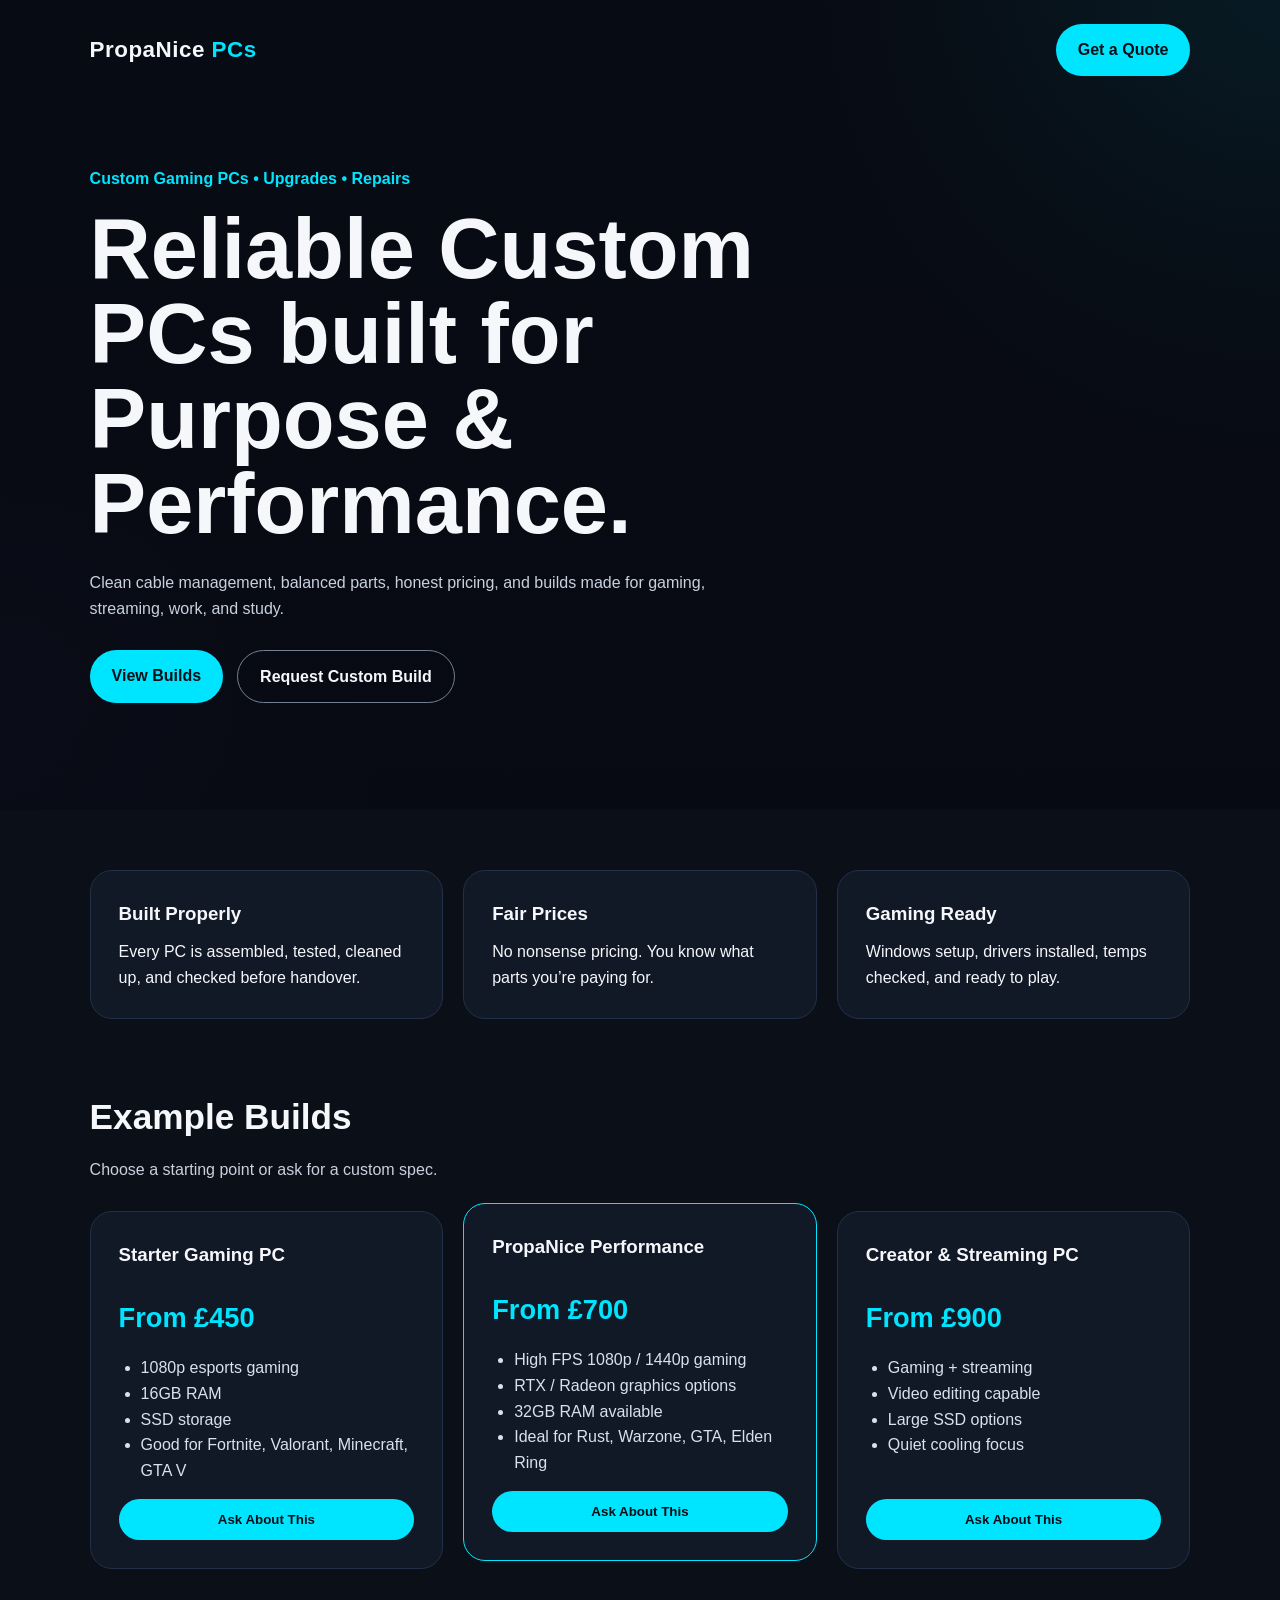
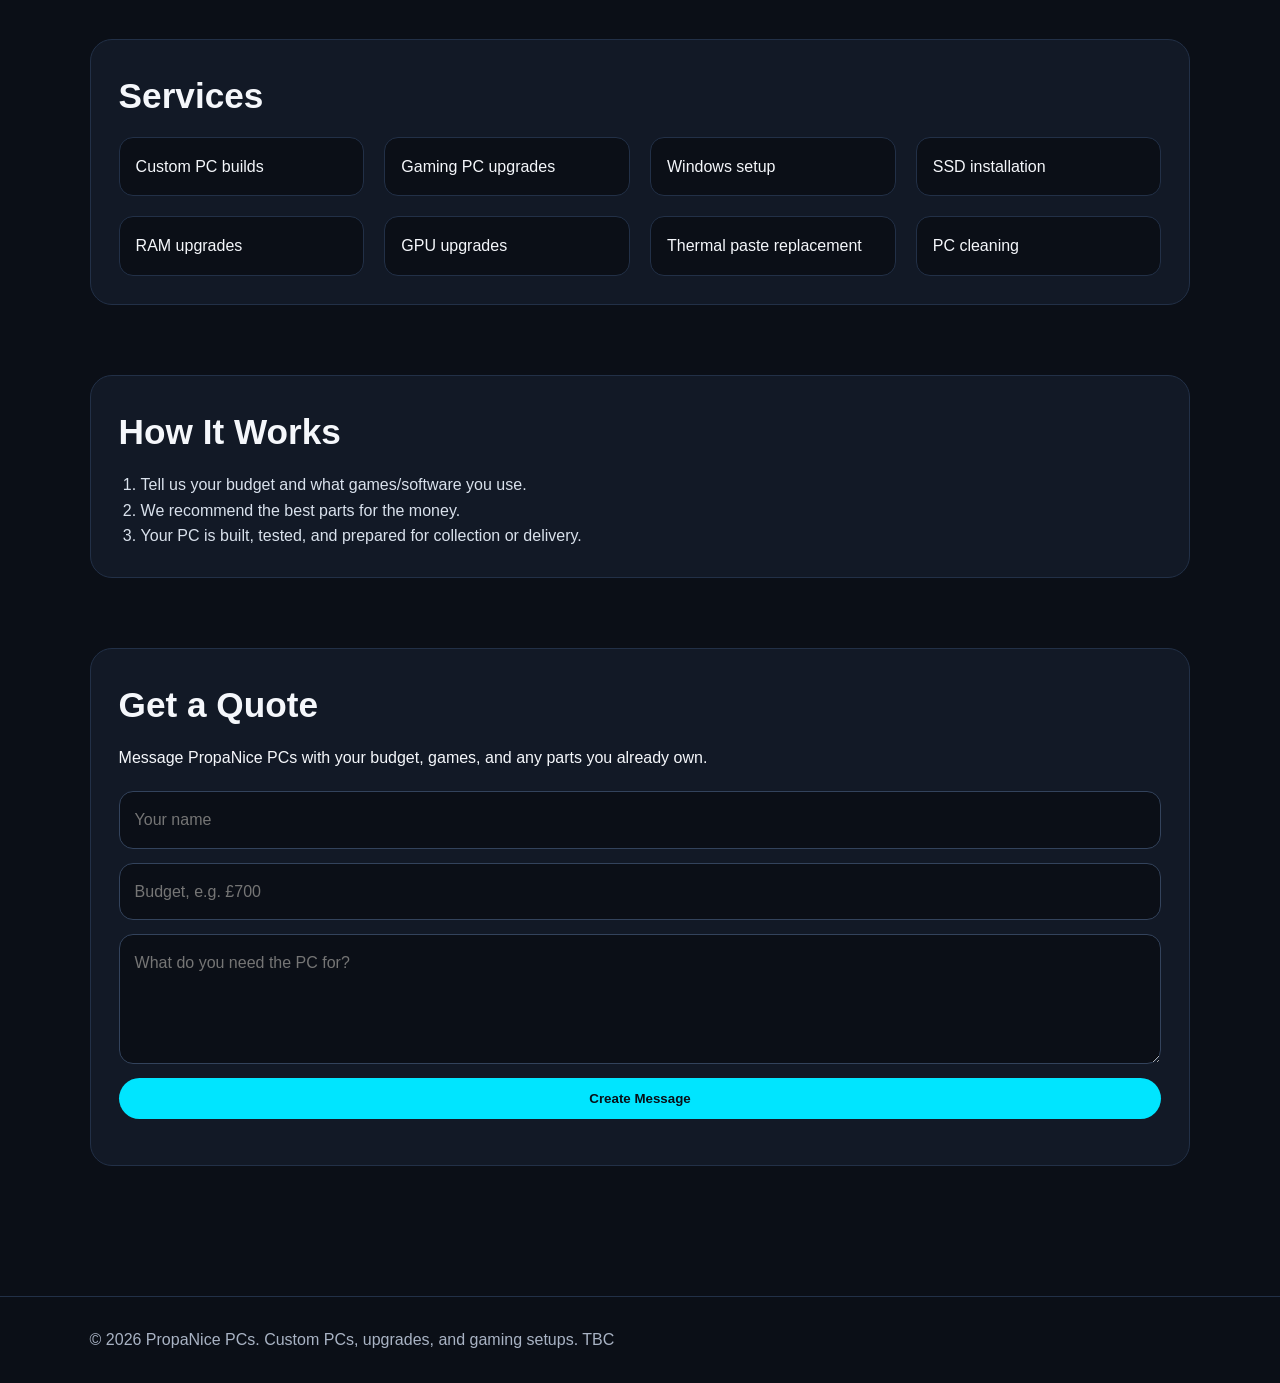
<file: index.html>
<!DOCTYPE html>
<html lang="en">
<head>
  <meta charset="UTF-8" />
  <meta name="viewport" content="width=device-width, initial-scale=1.0" />
  <title>PropaNice PCs | Custom Gaming PCs</title>
  <link rel="stylesheet" href="style.css" />
</head>
<body>
  <header class="hero">
    <nav>
      <div class="logo">PropaNice <span>PCs</span></div>
      <a href="#contact" class="nav-btn">Get a Quote</a>
    </nav>

    <section class="hero-content">
      <p class="tag">Custom Gaming PCs • Upgrades • Repairs</p>
      <h1>Reliable Custom PCs built for Purpose & Performance.</h1>
      <p class="sub">
        Clean cable management, balanced parts, honest pricing, and builds made for gaming, streaming, work, and study.
      </p>
      <div class="hero-buttons">
        <a href="#builds" class="primary">View Builds</a>
        <a href="#contact" class="secondary">Request Custom Build</a>
      </div>
    </section>
  </header>

  <main>
    <section class="features">
      <article>
        <h3>Built Properly</h3>
        <p>Every PC is assembled, tested, cleaned up, and checked before handover.</p>
      </article>
      <article>
        <h3>Fair Prices</h3>
        <p>No nonsense pricing. You know what parts you’re paying for.</p>
      </article>
      <article>
        <h3>Gaming Ready</h3>
        <p>Windows setup, drivers installed, temps checked, and ready to play.</p>
      </article>
    </section>

    <section id="builds" class="builds">
      <h2>Example Builds</h2>
      <p class="section-text">Choose a starting point or ask for a custom spec.</p>
      <div class="cards">
        <article class="card">
          <h3>Starter Gaming PC</h3>
          <p class="price">From £450</p>
          <ul>
            <li>1080p esports gaming</li>
            <li>16GB RAM</li>
            <li>SSD storage</li>
            <li>Good for Fortnite, Valorant, Minecraft, GTA V</li>
          </ul>
          <button onclick="selectBuild('Starter Gaming PC')">Ask About This</button>
        </article>

        <article class="card featured">
          <h3>PropaNice Performance</h3>
          <p class="price">From £700</p>
          <ul>
            <li>High FPS 1080p / 1440p gaming</li>
            <li>RTX / Radeon graphics options</li>
            <li>32GB RAM available</li>
            <li>Ideal for Rust, Warzone, GTA, Elden Ring</li>
          </ul>
          <button onclick="selectBuild('PropaNice Performance')">Ask About This</button>
        </article>

        <article class="card">
          <h3>Creator & Streaming PC</h3>
          <p class="price">From £900</p>
          <ul>
            <li>Gaming + streaming</li>
            <li>Video editing capable</li>
            <li>Large SSD options</li>
            <li>Quiet cooling focus</li>
          </ul>
          <button onclick="selectBuild('Creator & Streaming PC')">Ask About This</button>
        </article>
      </div>
    </section>

    <section class="services">
      <h2>Services</h2>
      <div class="service-grid">
        <p>Custom PC builds</p>
        <p>Gaming PC upgrades</p>
        <p>Windows setup</p>
        <p>SSD installation</p>
        <p>RAM upgrades</p>
        <p>GPU upgrades</p>
        <p>Thermal paste replacement</p>
        <p>PC cleaning</p>
      </div>
    </section>

    <section class="process">
      <h2>How It Works</h2>
      <ol>
        <li>Tell us your budget and what games/software you use.</li>
        <li>We recommend the best parts for the money.</li>
        <li>Your PC is built, tested, and prepared for collection or delivery.</li>
      </ol>
    </section>

    <section id="contact" class="contact">
      <h2>Get a Quote</h2>
      <p>Message PropaNice PCs with your budget, games, and any parts you already own.</p>
      <form onsubmit="sendQuote(event)">
        <input id="name" type="text" placeholder="Your name" required />
        <input id="budget" type="text" placeholder="Budget, e.g. £700" required />
        <textarea id="details" placeholder="What do you need the PC for?" required></textarea>
        <button type="submit">Create Message</button>
      </form>
      <p id="message-output" class="output"></p>
    </section>
  </main>

  <footer>
    <p>© 2026 PropaNice PCs. Custom PCs, upgrades, and gaming setups. TBC</p>
  </footer>

  <script src="script.js"></script>
</body>
</html>
</file>
<file: style.css>
* {
  box-sizing: border-box;
  margin: 0;
  padding: 0;
}

body {
  font-family: Arial, Helvetica, sans-serif;
  background: #0b0f17;
  color: #f5f7fb;
  line-height: 1.6;
}

.hero {
  min-height: 90vh;
  background:
    linear-gradient(rgba(7, 10, 18, 0.78), rgba(7, 10, 18, 0.95)),
    radial-gradient(circle at top right, #00e5ff55, transparent 30%),
    radial-gradient(circle at bottom left, #7c3cff55, transparent 25%),
    #0b0f17;
  padding: 24px 7%;
}

nav {
  display: flex;
  align-items: center;
  justify-content: space-between;
  margin-bottom: 90px;
}

.logo {
  font-size: 1.4rem;
  font-weight: 800;
  letter-spacing: 0.5px;
}

.logo span {
  color: #00e5ff;
}

.nav-btn,
.primary,
.secondary,
button {
  text-decoration: none;
  border: none;
  border-radius: 999px;
  padding: 13px 22px;
  font-weight: 700;
  cursor: pointer;
}

.nav-btn,
.primary,
button {
  background: #00e5ff;
  color: #071018;
}

.secondary {
  border: 1px solid #748094;
  color: #f5f7fb;
}

.hero-content {
  max-width: 760px;
}

.tag {
  color: #00e5ff;
  font-weight: 700;
  margin-bottom: 16px;
}

h1 {
  font-size: clamp(2.5rem, 7vw, 5.3rem);
  line-height: 1;
  margin-bottom: 24px;
}

.sub,
.section-text {
  color: #c9d1df;
  max-width: 650px;
  margin-bottom: 28px;
}

.hero-buttons {
  display: flex;
  gap: 14px;
  flex-wrap: wrap;
}

main {
  padding: 60px 7%;
}

.features,
.cards,
.service-grid {
  display: grid;
  grid-template-columns: repeat(3, 1fr);
  gap: 20px;
}

.features article,
.card,
.contact,
.process,
.services {
  background: #121926;
  border: 1px solid #223047;
  border-radius: 22px;
  padding: 28px;
}

section {
  margin-bottom: 70px;
}

h2 {
  font-size: 2.2rem;
  margin-bottom: 12px;
}

h3 {
  margin-bottom: 10px;
}

.card {
  display: flex;
  flex-direction: column;
  gap: 16px;
}

.card.featured {
  border-color: #00e5ff;
  transform: translateY(-8px);
}

.price {
  font-size: 1.7rem;
  color: #00e5ff;
  font-weight: 800;
}

ul,
ol {
  padding-left: 22px;
  color: #d9e1ec;
}

.card button {
  margin-top: auto;
}

.service-grid {
  grid-template-columns: repeat(4, 1fr);
}

.service-grid p {
  background: #0b0f17;
  padding: 16px;
  border-radius: 14px;
  border: 1px solid #223047;
}

form {
  display: grid;
  gap: 14px;
  margin-top: 20px;
}

input,
textarea {
  width: 100%;
  background: #0b0f17;
  color: #f5f7fb;
  border: 1px solid #33435c;
  border-radius: 14px;
  padding: 15px;
  font: inherit;
}

textarea {
  min-height: 130px;
}

.output {
  margin-top: 18px;
  color: #00e5ff;
  font-weight: 700;
  white-space: pre-wrap;
}

footer {
  padding: 30px 7%;
  color: #a9b3c4;
  border-top: 1px solid #223047;
}

@media (max-width: 850px) {
  .features,
  .cards,
  .service-grid {
    grid-template-columns: 1fr;
  }

  nav {
    margin-bottom: 60px;
  }

  .card.featured {
    transform: none;
  }
}
</file>
